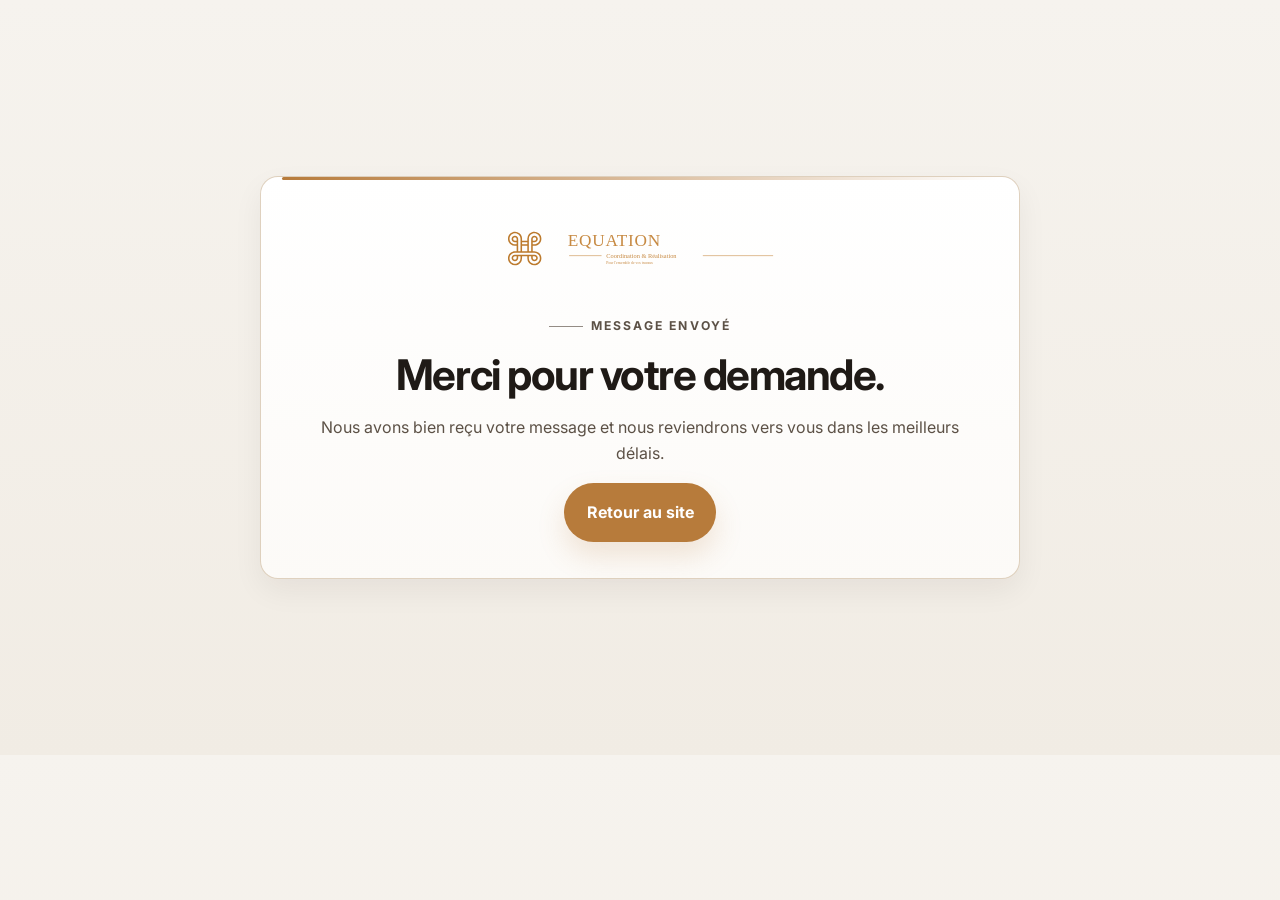
<file: merci.html>
<!DOCTYPE html>
<html lang="fr">

<head>
  <meta charset="UTF-8" />
  <meta name="viewport" content="width=device-width, initial-scale=1.0" />
  <title>Merci — EQUATION B&C</title>
  <meta name="robots" content="noindex, nofollow" />
  <link rel="icon" type="image/x-icon" href="assets/images/logo-equation.ico" />
  <link rel="icon" type="image/svg+xml" href="assets/images/logo-equation-transparent.svg" />
  <link rel="shortcut icon" href="assets/images/logo-equation.ico" />
  <link rel="preconnect" href="https://fonts.googleapis.com" />
  <link rel="preconnect" href="https://fonts.gstatic.com" crossorigin />
  <link href="https://fonts.googleapis.com/css2?family=Inter:wght@400;500;600;700;800&display=swap" rel="stylesheet" />
  <link rel="stylesheet" href="assets/css/style.css" />
</head>

<body>
  <main class="section">
    <div class="container">
      <div class="contact-card card thank-you-card">
        <img src="assets/images/logo-equation-transparent.svg" alt="Logo EQUATION B&C" class="thank-you-logo" />
        <p class="eyebrow">Message envoyé</p>
        <h1>Merci pour votre demande.</h1>
        <p>
          Nous avons bien reçu votre message et nous reviendrons vers vous dans les meilleurs délais.
        </p>
        <a href="index.html" class="btn btn-primary">Retour au site</a>
      </div>
    </div>
  </main>
</body>

</html>
</file>
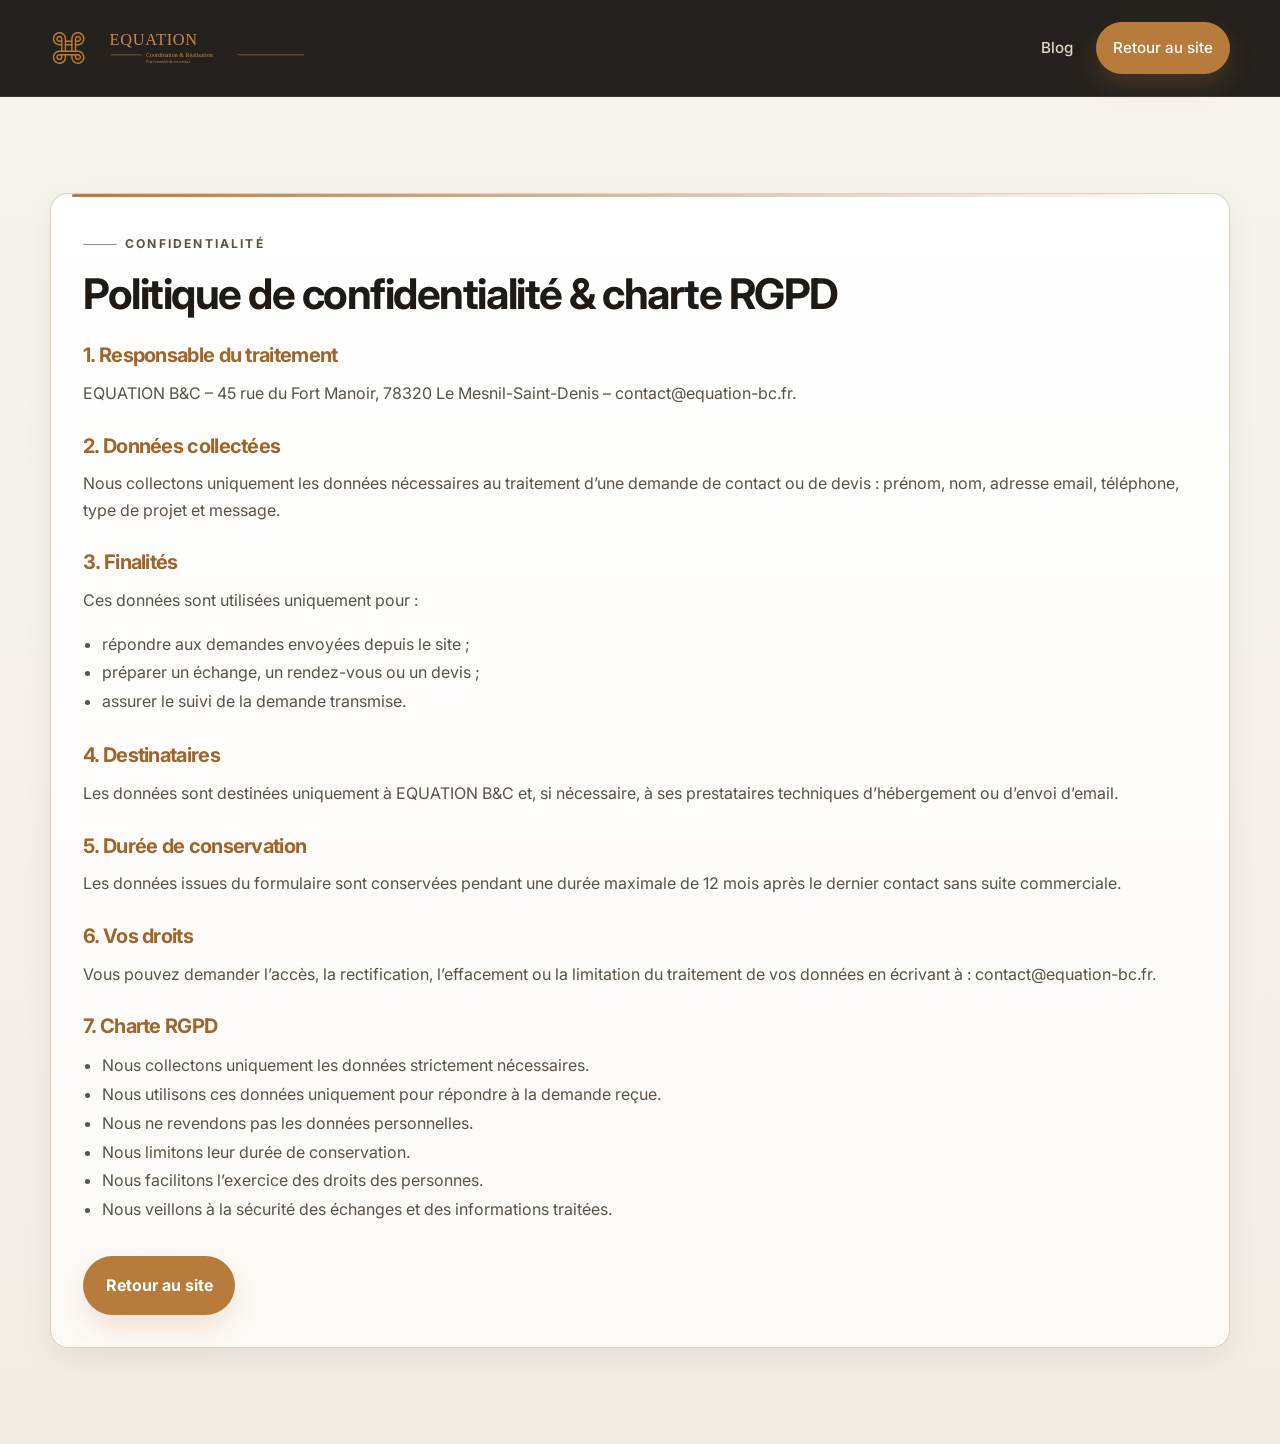
<file: politique-confidentialite.html>
<!DOCTYPE html>
<html lang="fr">

<head>
  <meta charset="UTF-8" />
  <meta name="viewport" content="width=device-width, initial-scale=1.0" />
  <title>Politique de confidentialité — EQUATION B&C</title>
  <meta name="description" content="Politique de confidentialité et charte RGPD du site EQUATION B&C." />
  <meta name="robots" content="noindex, nofollow" />
  <link rel="icon" type="image/x-icon" href="assets/images/logo-equation.ico" />
  <link rel="icon" type="image/svg+xml" href="assets/images/logo-equation-transparent.svg" />
  <link rel="shortcut icon" href="assets/images/logo-equation.ico" />
  <link rel="preconnect" href="https://fonts.googleapis.com" />
  <link rel="preconnect" href="https://fonts.gstatic.com" crossorigin />
  <link href="https://fonts.googleapis.com/css2?family=Inter:wght@400;500;600;700;800&display=swap" rel="stylesheet" />
  <link rel="stylesheet" href="assets/css/style.css" />
</head>

<body>
  <header class="site-header">
    <div class="container nav">
      <a class="brand" href="index.html#accueil" aria-label="Retour à l'accueil">
        <img src="assets/images/logo-equation-transparent.svg" alt="Logo EQUATION B&C" class="brand-logo brand-logo-wide" />
      </a>
      <nav class="menu">
        <a class="menu-btn" href="blog.html">Blog</a>
        <a class="menu-btn menu-btn-primary" href="index.html">Retour au site</a>
      </nav>
    </div>
  </header>

  <main class="section legal-page">
    <div class="container">
      <div class="contact-card card legal-card">
        <p class="eyebrow">Confidentialité</p>
        <h1>Politique de confidentialité & charte RGPD</h1>

        <h2>1. Responsable du traitement</h2>
        <p>
          EQUATION B&amp;C – 45 rue du Fort Manoir, 78320 Le Mesnil-Saint-Denis –
          <a href="mailto:contact@equation-bc.fr">contact@equation-bc.fr</a>.
        </p>

        <h2>2. Données collectées</h2>
        <p>
          Nous collectons uniquement les données nécessaires au traitement d’une demande de contact ou de devis :
          prénom, nom, adresse email, téléphone, type de projet et message.
        </p>

        <h2>3. Finalités</h2>
        <p>Ces données sont utilisées uniquement pour :</p>
        <ul>
          <li>répondre aux demandes envoyées depuis le site ;</li>
          <li>préparer un échange, un rendez-vous ou un devis ;</li>
          <li>assurer le suivi de la demande transmise.</li>
        </ul>

        <h2>4. Destinataires</h2>
        <p>
          Les données sont destinées uniquement à EQUATION B&amp;C et, si nécessaire,
          à ses prestataires techniques d’hébergement ou d’envoi d’email.
        </p>

        <h2>5. Durée de conservation</h2>
        <p>
          Les données issues du formulaire sont conservées pendant une durée maximale de 12 mois
          après le dernier contact sans suite commerciale.
        </p>

        <h2>6. Vos droits</h2>
        <p>
          Vous pouvez demander l’accès, la rectification, l’effacement ou la limitation
          du traitement de vos données en écrivant à :
          <a href="mailto:contact@equation-bc.fr">contact@equation-bc.fr</a>.
        </p>

        <h2>7. Charte RGPD</h2>
        <ul>
          <li>Nous collectons uniquement les données strictement nécessaires.</li>
          <li>Nous utilisons ces données uniquement pour répondre à la demande reçue.</li>
          <li>Nous ne revendons pas les données personnelles.</li>
          <li>Nous limitons leur durée de conservation.</li>
          <li>Nous facilitons l’exercice des droits des personnes.</li>
          <li>Nous veillons à la sécurité des échanges et des informations traitées.</li>
        </ul>

        <div class="legal-actions">
          <a href="index.html" class="btn btn-primary">Retour au site</a>
        </div>
      </div>
    </div>
  </main>
</body>

</html>
</file>
<file: assets/css/style.css>
/* =========================================
   EQUATION B&C — Refonte visuelle
   Objectif : rendu plus premium, plus sobre,
   plus crédible pour une entreprise du bâtiment.
========================================== */

* {
  box-sizing: border-box;
}

html {
  scroll-behavior: smooth;
}

:root {
  --bg: #f4f1eb;
  --bg-soft: #faf8f4;
  --bg-alt: #efe9df;
  --surface: #ffffff;
  --surface-soft: #fcfaf7;
  --text: #1f1a16;
  --text-soft: #5c5146;
  --text-muted: #7a6d60;
  --line: #e4d9ca;
  --line-strong: #d7c5ae;
  --brand: #b77b3b;
  --brand-strong: #9f652b;
  --brand-soft: #edd9c2;
  --dark: #171412;
  --dark-soft: #23201c;
  --dark-line: rgba(255, 255, 255, 0.09);
  --white: #ffffff;
  --shadow-xs: 0 4px 14px rgba(30, 23, 17, 0.04);
  --shadow-sm: 0 12px 30px rgba(30, 23, 17, 0.06);
  --shadow-md: 0 22px 48px rgba(30, 23, 17, 0.08);
  --radius-sm: 14px;
  --radius: 18px;
  --radius-lg: 24px;
  --section-space: 6rem;
  --container: 1180px;
}

body {
  margin: 0;
  font-family: Inter, system-ui, -apple-system, BlinkMacSystemFont, "Segoe UI", sans-serif;
  color: var(--text);
  background: linear-gradient(180deg, #f6f3ee 0%, #f1ece4 100%);
  line-height: 1.65;
}

body.menu-open {
  overflow: hidden;
}

img {
  display: block;
  max-width: 100%;
}

iframe {
  display: block;
}

a {
  color: inherit;
  text-decoration: none;
}

p,
ul,
ol {
  margin-top: 0;
}

.container {
  width: min(var(--container), calc(100% - 2rem));
  margin: 0 auto;
}

.section {
  position: relative;
  padding: var(--section-space) 0;
}

.section-alt {
  background-image: 
    linear-gradient(var(--line) 1px, transparent 1px),
    linear-gradient(90deg, var(--line) 1px, transparent 1px);
  background-size: 30px 30px, 30px 30px;
  background-position: center;
}

.card,
.surface-card,
.contact-card,
.faq-item {
  background: linear-gradient(180deg, rgba(255, 255, 255, 0.98), rgba(252, 250, 247, 0.98));
  border: 1px solid rgba(215, 197, 174, 0.78);
  border-radius: var(--radius);
  box-shadow: var(--shadow-sm);
}

.eyebrow {
  display: inline-flex;
  align-items: center;
  gap: 0.5rem;
  margin: 0 0 1rem;
  font-size: 0.76rem;
  font-weight: 700;
  letter-spacing: 0.18em;
  text-transform: uppercase;
  color: var(--brand-strong);
}

.eyebrow::before {
  content: "";
  width: 34px;
  height: 1px;
  background: currentColor;
  opacity: 0.65;
}

.section-head {
  max-width: 760px;
  margin-bottom: 2.5rem;
}

.section-head.center {
  margin-left: auto;
  margin-right: auto;
  text-align: center;
}

.section-head.center .eyebrow {
  justify-content: center;
}

.section-head h2,
.contact-card h2,
.blog-hero-inner h1,
.legal-card h1,
.thank-you-card h1 {
  margin: 0 0 1rem;
  font-size: clamp(2rem, 3.3vw, 3.15rem);
  line-height: 1.08;
  letter-spacing: -0.035em;
}

.section-head p,
.contact-card p,
.blog-card p,
.blog-preview-card p,
.timeline-card p,
.service-card p,
.engagement-card p,
.faq-item p,
.legal-card p,
.legal-card li,
.stats-item span,
.hero-copy p,
.hero-lead,
.contact-list,
.contact-note p,
.blog-card-body p,
.blog-hero-inner p,
.trust-box-placeholder p {
  color: var(--text-soft);
}

/* =========================================
   HEADER
========================================== */
.site-header {
  position: sticky;
  top: 0;
  z-index: 1000;
  background: rgba(23, 20, 18, 0.94);
  border-bottom: 1px solid rgba(215, 197, 174, 0.12);
  backdrop-filter: blur(12px);
}

.nav {
  min-height: 92px;
  display: flex;
  align-items: center;
  justify-content: space-between;
  gap: 1rem;
  position: relative;
  padding: 0.9rem 0;
}

.brand {
  display: inline-flex;
  align-items: center;
  flex-shrink: 0;
}

.brand-logo {
  width: clamp(160px, 18vw, 260px);
  height: auto;
}

.brand-logo-wide {
  width: clamp(220px, 20vw, 300px);
}

.menu {
  display: flex;
  align-items: center;
  justify-content: flex-end;
  gap: 0.35rem;
  flex-wrap: nowrap;
  white-space: nowrap;
  margin-left: auto;
}

.menu-btn {
  padding: 0.8rem 1rem;
  border-radius: 999px;
  font-size: 0.95rem;
  font-weight: 500;
  color: rgba(245, 235, 220, 0.9);
  background: transparent;
  border: 1px solid transparent;
  font-family: inherit;
  transition: background-color 0.22s ease, color 0.22s ease, border-color 0.22s ease, transform 0.22s ease;
}

.menu-btn:hover,
.menu-btn.is-active {
  background: rgba(255, 255, 255, 0.06);
  border-color: rgba(215, 197, 174, 0.18);
  color: var(--white);
}

.menu-btn-primary {
  background: var(--brand);
  color: var(--white);
  border-color: var(--brand);
  box-shadow: 0 12px 24px rgba(183, 123, 59, 0.22);
}

.menu-btn-primary:hover {
  background: #c48745;
  border-color: #c48745;
  color: var(--white);
  transform: translateY(-1px);
}

.social-icon-btn {
  width: 42px;
  height: 42px;
  display: inline-flex;
  align-items: center;
  justify-content: center;
  border-radius: 999px;
  border: 1px solid rgba(215, 197, 174, 0.18);
  background: rgba(255, 255, 255, 0.04);
  transition: background-color 0.22s ease, transform 0.22s ease, border-color 0.22s ease;
  flex: 0 0 auto;
}

.social-icon-btn:hover {
  transform: translateY(-1px);
  background: rgba(255, 255, 255, 0.09);
  border-color: rgba(215, 197, 174, 0.3);
}

.social-icon-btn svg {
  width: 18px;
  height: 18px;
  fill: #f1d6b1;
}

.menu-toggle {
  display: none;
  width: 50px;
  height: 50px;
  padding: 0;
  border-radius: 14px;
  border: 1px solid rgba(215, 197, 174, 0.2);
  background: rgba(255, 255, 255, 0.04);
  cursor: pointer;
}

.menu-toggle span {
  display: block;
  width: 22px;
  height: 2px;
  margin: 4px auto;
  background: #f2dfc7;
  border-radius: 999px;
}

/* =========================================
   BOUTONS
========================================== */
.btn {
  display: inline-flex;
  align-items: center;
  justify-content: center;
  gap: 0.55rem;
  min-height: 52px;
  padding: 0.95rem 1.35rem;
  border-radius: 999px;
  border: 1px solid transparent;
  font: inherit;
  font-weight: 700;
  text-align: center;
  cursor: pointer;
  transition: transform 0.22s ease, box-shadow 0.22s ease, background-color 0.22s ease, color 0.22s ease, border-color 0.22s ease;
}

.btn:hover {
  transform: translateY(-1px);
}

.btn-primary {
  background: var(--brand);
  color: var(--white);
  box-shadow: 0 14px 28px rgba(183, 123, 59, 0.18);
}

.btn-primary:hover {
  background: #c48745;
}

.btn-secondary {
  background: var(--white);
  color: var(--text);
  border-color: var(--line-strong);
}

.btn-secondary:hover {
  background: #fbf7f1;
}

.btn-linkedin {
  background: #0a66c2;
  color: var(--white);
}

.btn-linkedin:hover {
  background: #0958a7;
}

.btn-instagram {
  color: var(--white);
  background: linear-gradient(90deg, #833ab4, #e04b63, #f0a43a);
}

.btn-instagram:hover {
  filter: brightness(1.04);
}

/* =========================================
   HERO
========================================== */
.hero {
  position: relative;
  overflow: hidden;
  background: 
    linear-gradient(180deg, rgba(23, 20, 18, 0.88) 0%, rgba(23, 20, 18, 0.95) 100%),
    url('../images/hero_construction_bg.png') center/cover no-repeat;
  color: var(--white);
}

.hero::after {
  content: "";
  position: absolute;
  inset: 0 0 auto;
  height: 1px;
  background: linear-gradient(90deg, transparent, rgba(183, 123, 59, 0.25), transparent);
}

.hero-grid-pattern,
.hero-glow {
  display: none;
}

.hero-layout {
  position: relative;
  display: grid;
  grid-template-columns: minmax(0, 1.02fr) minmax(0, 0.98fr);
  gap: 3rem;
  align-items: center;
  min-height: calc(100vh - 92px);
  padding: 4.5rem 0 4rem;
}

.hero-copy {
  max-width: 650px;
}

.hero-copy h1 {
  margin: 0 0 1.35rem;
  font-size: clamp(2.8rem, 5vw, 4.95rem);
  line-height: 0.96;
  letter-spacing: -0.05em;
}

.hero-copy h1 span {
  display: block;
  color: var(--brand);
}

.hero-lead {
  font-size: 1.08rem;
  margin-bottom: 1rem;
  color: rgba(255, 255, 255, 0.9) !important;
}

.hero-copy p {
  color: rgba(255, 255, 255, 0.8) !important;
}

.pill {
  display: inline-flex;
  align-items: center;
  min-height: 42px;
  padding: 0.7rem 0.95rem;
  margin-bottom: 1.35rem;
  border: 1px solid rgba(183, 123, 59, 0.4);
  border-radius: 999px;
  background: rgba(23, 20, 18, 0.5);
  backdrop-filter: blur(5px);
  color: var(--brand);
  font-size: 0.9rem;
  font-weight: 600;
}

.hero-actions {
  display: flex;
  flex-wrap: wrap;
  gap: 0.95rem;
  margin: 2rem 0 1.75rem;
}

.hero-actions .btn-secondary {
  background: rgba(255, 255, 255, 0.05);
  color: var(--white);
  border-color: rgba(255, 255, 255, 0.2);
}
.hero-actions .btn-secondary:hover {
  background: rgba(255, 255, 255, 0.1);
}

.trust-badges {
  display: flex;
  flex-wrap: wrap;
  gap: 1rem;
  margin-top: 1rem;
  padding-top: 1.5rem;
  border-top: 1px solid rgba(215, 197, 174, 0.2);
}

.trust-badge {
  display: inline-flex;
  align-items: center;
  gap: 0.5rem;
  color: rgba(255, 255, 255, 0.9);
  font-size: 0.9rem;
  font-weight: 500;
}

.trust-badge svg {
  width: 20px;
  height: 20px;
  stroke: var(--brand);
}

.hero-visual {
  display: grid;
  gap: 1rem;
}

.visual-card {
  position: relative;
  overflow: hidden;
  min-height: 250px;
  border-radius: var(--radius-lg);
  border: 1px solid rgba(215, 197, 174, 0.55);
  box-shadow: var(--shadow-md);
  background: #ddd;
}

.visual-card::after {
  content: "";
  position: absolute;
  inset: 0;
  background: linear-gradient(180deg, rgba(14, 12, 10, 0) 38%, rgba(14, 12, 10, 0.72) 100%);
}

.visual-card img {
  width: 100%;
  height: 100%;
  object-fit: cover;
}

.visual-card-main {
  min-height: 430px;
}

.visual-stack {
  display: grid;
  grid-template-columns: repeat(2, minmax(0, 1fr));
  gap: 1rem;
}

.visual-overlay {
  position: absolute;
  left: 1rem;
  right: 1rem;
  bottom: 1rem;
  z-index: 1;
  padding: 1rem 1.05rem;
  border-radius: 16px;
  background: rgba(255, 255, 255, 0.08);
  backdrop-filter: blur(8px);
  color: var(--white);
}

.visual-overlay span {
  display: inline-block;
  font-size: 0.78rem;
  font-weight: 700;
  letter-spacing: 0.14em;
  text-transform: uppercase;
  opacity: 0.85;
}

.visual-overlay h3 {
  margin: 0.45rem 0 0;
  font-size: 1.08rem;
  line-height: 1.25;
}

/* =========================================
   CHIFFRES / BLOCS
========================================== */
.stats-strip {
  background: linear-gradient(180deg, #1b1714 0%, #241f1b 100%);
  color: #f4e3cf;
  border-top: 1px solid rgba(255, 255, 255, 0.04);
  border-bottom: 1px solid rgba(255, 255, 255, 0.04);
}

.stats-strip-grid {
  display: grid;
  grid-template-columns: repeat(4, minmax(0, 1fr));
  gap: 1rem;
  padding: 1.35rem 0;
}

.stats-item {
  padding: 1.15rem 1.2rem;
  border-radius: 16px;
  background: rgba(255, 255, 255, 0.03);
  border: 1px solid rgba(255, 255, 255, 0.07);
}

.stats-item strong {
  display: block;
  margin-bottom: 0.25rem;
  font-size: 1.08rem;
  color: var(--white);
}

.stats-item span {
  color: rgba(244, 227, 207, 0.76);
}

.split-section {
  display: grid;
  grid-template-columns: minmax(0, 0.88fr) minmax(0, 1.12fr);
  gap: 2rem;
  align-items: start;
}

.surface-card {
  padding: 2.1rem;
}

.service-grid,
.timeline-grid,
.engagement-grid,
.blog-preview-grid,
.blog-grid,
.faq-list {
  display: grid;
  gap: 1.2rem;
}

.service-grid,
.timeline-grid,
.blog-preview-grid,
.blog-grid {
  grid-template-columns: repeat(2, minmax(0, 1fr));
}

.engagement-grid {
  grid-template-columns: repeat(3, minmax(0, 1fr));
}

.service-card,
.timeline-card,
.engagement-card,
.blog-preview-card,
.blog-card {
  position: relative;
  padding: 1.7rem;
  transition: transform 0.22s ease, box-shadow 0.22s ease, border-color 0.22s ease;
}

.service-card::before,
.timeline-card::before,
.engagement-card::before,
.blog-card::before,
.blog-preview-card::before,
.contact-card::before,
.contact-form::before,
.map-card::before,
.legal-card::before,
.thank-you-card::before {
  content: "";
  position: absolute;
  left: 1.3rem;
  right: 1.3rem;
  top: 0;
  height: 3px;
  border-radius: 999px;
  background: linear-gradient(90deg, var(--brand), rgba(183, 123, 59, 0));
}

.service-card:hover,
.timeline-card:hover,
.engagement-card:hover,
.blog-preview-card:hover,
.blog-card:hover {
  transform: translateY(-3px);
  box-shadow: 0 20px 40px rgba(30, 23, 17, 0.09);
  border-color: rgba(183, 123, 59, 0.35);
}

.service-card h3,
.engagement-card h3,
.blog-preview-card h3,
.blog-card h2,
.visual-overlay h3,
.contact-note strong,
.legal-card h2,
.trust-box-placeholder .tp-title {
  color: #9f652b;
}

.service-icon,
.engagement-icon {
  font-size: 2rem;
  margin-bottom: 0.75rem;
  display: block;
  line-height: 1;
}

.service-card h3,
.engagement-card h3,
.blog-preview-card h3,
.blog-card h2,
.legal-card h2 {
  margin: 0 0 0.8rem;
  font-size: 1.25rem;
  line-height: 1.2;
}

.timeline-card span {
  display: inline-flex;
  align-items: center;
  justify-content: center;
  min-width: 52px;
  height: 52px;
  padding: 0 1rem;
  margin-bottom: 1rem;
  border-radius: 999px;
  background: #f8f0e6;
  border: 1px solid rgba(183, 123, 59, 0.18);
  color: var(--brand-strong);
  font-size: 0.88rem;
  font-weight: 800;
  letter-spacing: 0.04em;
}

.blog-preview-card {
  display: grid;
  grid-template-columns: 190px 1fr;
  align-items: center;
  gap: 1rem;
}

.blog-preview-card img {
  width: 100%;
  height: 160px;
  border-radius: 14px;
  object-fit: cover;
}

.center-cta {
  margin-top: 2rem;
  text-align: center;
}

/* =========================================
   FILTRES BLOG
========================================== */
.blog-filters {
  display: flex;
  flex-wrap: wrap;
  justify-content: center;
  gap: 0.8rem;
  margin-bottom: 3rem;
}

.filter-btn {
  padding: 0.6rem 1.35rem;
  border-radius: 999px;
  background: var(--surface);
  border: 1px solid #d7c5ae !important;
  color: #1f1a16 !important;
  font-family: inherit;
  font-weight: 600;
  font-size: 0.95rem;
  cursor: pointer;
  transition: all 0.22s ease;
}

.filter-btn:hover {
  border-color: var(--brand);
  color: var(--brand);
  transform: translateY(-1px);
}

.filter-btn.active {
  background: var(--brand);
  color: var(--white);
  border-color: var(--brand);
  box-shadow: 0 4px 14px rgba(183, 123, 59, 0.22);
}

.social-review-box {
  display: grid;
  grid-template-columns: minmax(0, 1fr) minmax(300px, 0.9fr);
  gap: 1.5rem;
  align-items: start;
  padding: 2rem;
}

.social-review-box>.btn {
  align-self: flex-start;
}

.social-actions {
  display: flex;
  flex-wrap: wrap;
  gap: 0.9rem;
  margin-top: 1.3rem;
}

.trust-box-placeholder {
  min-height: 100%;
  padding: 1.6rem;
  border-radius: var(--radius);
  border: 1px dashed rgba(183, 123, 59, 0.36);
  background: #fdf9f3;
}

.tp-title {
  margin: 0 0 0.75rem;
  font-weight: 800;
  font-size: 1.1rem;
  color: var(--brand-strong);
}

/* =========================================
   FAQ
========================================== */
.faq-item {
  padding: 1.25rem 1.35rem;
}

.faq-item summary {
  list-style: none;
  cursor: pointer;
  position: relative;
  padding-right: 2rem;
  font-weight: 700;
  color: var(--text);
}

.faq-item summary::-webkit-details-marker {
  display: none;
}

.faq-item summary::after {
  content: "+";
  position: absolute;
  right: 0;
  top: 0;
  color: var(--brand-strong);
  font-size: 1.15rem;
  line-height: 1;
}

.faq-item[open] summary::after {
  content: "–";
}

.faq-item p {
  margin: 0.95rem 0 0;
}

/* =========================================
   CONTACT
========================================== */
.contact-grid {
  display: grid;
  grid-template-columns: minmax(0, 0.92fr) minmax(0, 1.08fr);
  gap: 1.3rem;
}

.contact-card,
.contact-form {
  position: relative;
  padding: 2rem;
}

.contact-list {
  list-style: none;
  padding: 0;
  margin: 1.3rem 0 0;
  display: grid;
  gap: 0.8rem;
}

.contact-list li {
  padding-bottom: 0.75rem;
  border-bottom: 1px solid rgba(228, 217, 202, 0.7);
}

.contact-list li:last-child {
  border-bottom: 0;
  padding-bottom: 0;
}

.contact-list a {
  color: var(--brand-strong);
  font-weight: 700;
}

.contact-note {
  margin-top: 1.5rem;
  padding: 1rem 1.1rem;
  border-radius: 14px;
  border: 1px solid rgba(183, 123, 59, 0.12);
  background: #faf5ed;
}

.contact-note strong {
  display: block;
  margin-bottom: 0.35rem;
}

.contact-form {
  display: grid;
  grid-template-columns: repeat(2, minmax(0, 1fr));
  gap: 1rem;
}

.contact-form, .contact-info-map-card {
  background: linear-gradient(180deg, rgba(23, 20, 18, 0.6), rgba(18, 15, 13, 0.9));
  border: 1px solid rgba(215, 197, 174, 0.15);
  border-radius: var(--radius);
  box-shadow: 0 15px 35px rgba(0, 0, 0, 0.4);
  padding: 2rem;
}

.contact-form h3 {
  grid-column: 1 / -1;
  color: var(--white);
  margin-top: 0;
  margin-bottom: 1rem;
}

.contact-form label {
  display: block;
}

.contact-form .full {
  grid-column: 1 / -1;
}

.contact-form span {
  display: block;
  margin-bottom: 0.5rem;
  color: #473c33;
  font-size: 0.92rem;
  font-weight: 600;
}

.contact-form input,
.contact-form textarea,
.contact-form select {
  width: 100%;
  padding: 1rem 1rem;
  border-radius: 14px;
  border: 1px solid #dfd1c0;
  background: #fffdfa;
  color: var(--text);
  font: inherit;
  outline: none;
  transition: border-color 0.2s ease, box-shadow 0.2s ease, background-color 0.2s ease;
}

.contact-form input::placeholder,
.contact-form textarea::placeholder {
  color: #93867a;
}

.contact-form input:focus,
.contact-form textarea:focus,
.contact-form select:focus {
  border-color: rgba(183, 123, 59, 0.7);
  box-shadow: 0 0 0 4px rgba(183, 123, 59, 0.10);
}

.checkbox {
  display: flex !important;
  align-items: flex-start;
  gap: 0.75rem;
}

.checkbox input {
  width: auto;
  margin-top: 0.25rem;
}

.checkbox span {
  margin: 0;
  font-weight: 400;
  line-height: 1.6;
}

.checkbox a {
  color: var(--brand-strong);
  text-decoration: underline;
}

.hidden {
  display: none;
}

/* =========================================
   MAP
========================================== */
.map-card {
  position: relative;
  overflow: hidden;
}

.map-head {
  padding: 2rem 2rem 1.4rem;
  border-bottom: 1px solid rgba(228, 217, 202, 0.72);
}

.map-head h2 {
  margin: 0;
  font-size: clamp(1.6rem, 3vw, 2.4rem);
  line-height: 1.15;
}

.map-frame {
  width: 100%;
  height: 430px;
}

.map-frame iframe {
  width: 100%;
  height: 100%;
  border: 0;
}

/* =========================================
   BLOG
========================================== */
.blog-hero {
  padding: 5rem 0 2.5rem;
  background: linear-gradient(180deg, #1b1714 0%, #2a241f 100%);
}

.blog-hero-inner {
  max-width: 760px;
}

.blog-hero .eyebrow,
.blog-hero-inner h1,
.blog-hero-inner p {
  color: #f4e3cf;
}

/* =========================================
   BLOG FILTERS
========================================== */
.blog-filters {
  display: flex;
  flex-wrap: wrap;
  gap: 10px;
  justify-content: center;
  margin-bottom: 30px;
}

.filter-btn {
  background: var(--surface);
  border: 1px solid rgba(215, 197, 174, 0.2);
  color: var(--white);
  padding: 8px 16px;
  border-radius: 30px;
  font-family: inherit;
  font-size: 0.9rem;
  font-weight: 500;
  cursor: pointer;
  transition: all 0.3s ease;
}

.filter-btn:hover {
  background: rgba(215, 197, 174, 0.1);
}

.filter-btn.active {
  background: var(--brand);
  border-color: var(--brand);
  color: var(--white);
  box-shadow: 0 4px 10px rgba(0, 0, 0, 0.2);
}

.blog-grid {
  align-items: stretch;
}

.blog-card {
  overflow: hidden;
  padding: 0;
}

.blog-card img {
  width: 100%;
  height: 320px;
  object-fit: contain;
  background-color: var(--dark-soft);
}

.blog-card-body {
  padding: 1.55rem;
}

.blog-tag {
  margin: 0 0 0.8rem;
  font-size: 0.76rem;
  font-weight: 800;
  letter-spacing: 0.18em;
  text-transform: uppercase;
  color: var(--brand-strong);
}

.blog-card-placeholder {
  display: flex;
  align-items: center;
}

/* =========================================
   LEGAL / MERCI
========================================== */
.legal-page {
  min-height: calc(100vh - 92px);
}

.legal-card {
  position: relative;
  padding: 2rem;
}

.legal-card ul {
  padding-left: 1.2rem;
  line-height: 1.8;
  color: var(--text-soft);
}

.legal-card h2 {
  margin-top: 1.7rem;
  font-size: 1.25rem;
}

.legal-actions {
  margin-top: 2rem;
}

.thank-you-card {
  position: relative;
  max-width: 760px;
  margin: 80px auto;
  padding: 2.25rem;
  text-align: center;
}

.thank-you-logo {
  width: min(270px, 72%);
  margin: 0 auto 1.5rem;
}

/* =========================================
   BOUTON FLOTTANT
========================================== */
.floating-contact {
  position: fixed;
  right: 18px;
  bottom: 18px;
  z-index: 1200;
  display: inline-flex;
  align-items: center;
  justify-content: center;
  gap: 0.65rem;
  min-height: 58px;
  padding: 1rem 1.35rem;
  border-radius: 999px;
  background: var(--dark);
  color: var(--white);
  font-size: 0.96rem;
  font-weight: 700;
  letter-spacing: 0.01em;
  border: 1px solid rgba(255, 255, 255, 0.08);
  box-shadow: 0 18px 34px rgba(18, 15, 13, 0.22);
  transition: transform 0.22s ease, background-color 0.22s ease, box-shadow 0.22s ease;
}

.floating-contact svg {
  stroke: var(--brand);
  fill: none;
  transition: transform 0.22s ease;
}

.floating-contact:hover svg {
  transform: rotate(15deg) scale(1.1);
}

.floating-contact:hover {
  transform: translateY(-2px);
  background: #211c18;
  box-shadow: 0 22px 36px rgba(18, 15, 13, 0.26);
}

.floating-contact.clicked {
  transform: scale(0.98);
}

@keyframes floatingSoftPulse {

  0%,
  100% {
    box-shadow: 0 18px 34px rgba(18, 15, 13, 0.22);
  }

  50% {
    box-shadow: 0 22px 40px rgba(18, 15, 13, 0.28);
  }
}

.floating-contact {
  animation: floatingSoftPulse 3.2s ease-in-out infinite;
}

/* =========================================
   FOOTER
========================================== */
.site-footer {
  background: linear-gradient(180deg, #171412 0%, #211c18 100%);
}

.footer-content {
  display: flex;
  align-items: center;
  justify-content: space-between;
  gap: 1rem;
  padding: 1.6rem 0;
  color: rgba(244, 227, 207, 0.88);
}

.footer-brand {
  display: flex;
  align-items: center;
  gap: 0.95rem;
}

.footer-logo {
  width: 50px;
  height: auto;
}

.footer-logo-wide {
  width: clamp(180px, 18vw, 250px);
}

.footer-links {
  display: flex;
  flex-wrap: wrap;
  justify-content: flex-end;
  gap: 1rem;
}

.footer-links a {
  font-size: 0.9rem;
  transition: color 0.2s ease;
}

.footer-links a:hover {
  color: #f2c890;
}

/* =========================================
   PHONE LINK
========================================== */
.contact-list a {
  color: var(--brand-strong);
  font-weight: 700;
  transition: opacity 0.2s ease;
}

.contact-list a:hover {
  opacity: 0.8;
}

/* =========================================
   ERROR / EMPTY STATE
========================================== */
.projects-error,
.projects-empty {
  grid-column: 1 / -1;
  padding: 2.5rem;
  text-align: center;
  border-radius: var(--radius);
  background: rgba(255, 255, 255, 0.6);
  border: 1px dashed rgba(215, 197, 174, 0.8);
  color: var(--text-muted);
  font-size: 0.97rem;
}

/* =========================================
   STATS INLINE (A PROPOS)
========================================== */
.stats-inline {
  display: flex;
  flex-wrap: wrap;
  gap: 2rem;
  margin-top: 2rem;
  padding-top: 2rem;
  border-top: 1px solid var(--line);
}

.stat-mini {
  display: flex;
  flex-direction: column;
}

.stat-mini strong {
  font-size: 1.4rem;
  color: var(--brand-strong);
  line-height: 1.2;
}

.stat-mini span {
  font-size: 0.85rem;
  color: var(--text-muted);
}

/* =========================================
   PLAN DE MAISON INTERACTIF
========================================== */
.split-container {
  display: grid;
  grid-template-columns: 1fr 1fr;
  gap: 3rem;
  align-items: center;
  margin: 3rem auto;
  max-width: 1200px;
}

.interactive-image-wrapper {
  position: relative;
  width: 100%;
  max-width: 550px;
  margin: 0 auto;
  border-radius: 20px;
  box-shadow: 0 20px 40px rgba(0, 0, 0, 0.15);
  background: var(--surface);
  display: flex;
  align-items: center;
  justify-content: center;
}

.interactive-house-img {
  display: block;
  width: 100%;
  height: auto;
  border-radius: 20px;
}

.hotspot {
  position: absolute;
  width: 40px;
  height: 40px;
  transform: translate(-50%, -50%);
  cursor: pointer;
  z-index: 5;
  display: flex;
  align-items: center;
  justify-content: center;
}

.hotspot-dot {
  width: 16px;
  height: 16px;
  background-color: var(--brand-strong);
  border-radius: 50%;
  box-shadow: 0 0 0 0 rgba(183, 123, 59, 0.7);
  animation: pulseHotspot 2s infinite cubic-bezier(0.66, 0, 0, 1);
  transition: transform 0.3s ease, background-color 0.3s ease;
}

.hotspot:hover .hotspot-dot,
.hotspot.is-active .hotspot-dot {
  transform: scale(1.3);
  background-color: var(--white);
  box-shadow: 0 0 15px var(--brand-strong);
}

@keyframes pulseHotspot {
  to {
    box-shadow: 0 0 0 20px rgba(183, 123, 59, 0);
  }
}

.house-details-panel {
  background: linear-gradient(145deg, var(--dark) 0%, #2a241e 100%);
  border: 1px solid rgba(215, 197, 174, 0.2);
  border-radius: 20px;
  padding: 3rem;
  min-height: 250px;
  display: flex;
  flex-direction: column;
  justify-content: center;
  box-shadow: 0 20px 50px rgba(23, 20, 18, 0.18);
  color: var(--white);
}

.house-details-content {
  animation: fadeIn 0.3s ease forwards;
}

.house-details-content h3 {
  color: var(--brand);
  margin-bottom: 1rem;
  font-size: 1.8rem;
}

.house-details-content p {
  margin: 0;
  font-size: 1.1rem;
  line-height: 1.6;
  color: rgba(255, 255, 255, 0.85);
}

@keyframes fadeIn {
  from { opacity: 0; transform: translateY(5px); }
  to { opacity: 1; transform: translateY(0); }
}

/* =========================================
   ANIMATIONS D'APPARITION
========================================== */
.reveal {
  opacity: 0;
  transform: translateY(18px);
  transition: opacity 0.6s ease, transform 0.6s ease;
}

.reveal.visible {
  opacity: 1;
  transform: none;
}

/* =========================================
   RESPONSIVE
========================================== */
@media (max-width: 1180px) {
  .menu-btn {
    padding: 0.75rem 0.85rem;
    font-size: 0.92rem;
  }
}

@media (max-width: 980px) {
  :root {
    --section-space: 4.8rem;
  }

  .menu-toggle {
    display: inline-block;
  }

  .menu {
    position: absolute;
    top: calc(100% + 10px);
    right: 0;
    width: min(380px, 100%);
    display: none;
    flex-direction: column;
    align-items: stretch;
    padding: 1rem;
    border-radius: 18px;
    background: rgba(23, 20, 18, 0.98);
    border: 1px solid rgba(215, 197, 174, 0.14);
    box-shadow: 0 24px 48px rgba(0, 0, 0, 0.22);
    white-space: normal;
  }

  .menu.open {
    display: flex;
  }

  .menu-btn,
  .social-icon-btn {
    width: 100%;
    justify-content: center;
  }

  .hero-layout,
  .split-section,
  .contact-grid,
  .service-grid,
  .timeline-grid,
  .engagement-grid,
  .blog-preview-grid,
  .blog-grid,
  .stats-strip-grid,
  .social-review-box,
  .split-container {
    grid-template-columns: 1fr;
  }

  .hero-layout {
    min-height: auto;
    padding: 3.5rem 0;
  }

  .visual-stack,
  .contact-form {
    grid-template-columns: 1fr;
  }

  .brand-logo-wide,
  .footer-logo-wide {
    width: clamp(170px, 42vw, 240px);
  }

  .footer-content,
  .footer-brand {
    flex-direction: column;
    align-items: flex-start;
  }

  .footer-links {
    justify-content: flex-start;
  }
}

@media (max-width: 640px) {
  :root {
    --section-space: 4.2rem;
  }

  .container {
    width: min(100% - 1.25rem, 100%);
  }

  .nav {
    min-height: 82px;
  }

  .brand-logo-wide {
    width: clamp(150px, 48vw, 210px);
  }

  .hero-copy h1 {
    font-size: clamp(2.2rem, 10vw, 3.35rem);
  }

  .section-head h2,
  .contact-card h2,
  .blog-hero-inner h1,
  .legal-card h1,
  .thank-you-card h1 {
    font-size: clamp(1.8rem, 8vw, 2.5rem);
  }

  .surface-card,
  .contact-card,
  .contact-form,
  .social-review-box,
  .legal-card,
  .thank-you-card,
  .map-head {
    padding-left: 1.35rem;
    padding-right: 1.35rem;
  }

  .blog-card img {
    height: 240px;
  }

  .blog-preview-card {
    grid-template-columns: 1fr;
  }

  .blog-preview-card img {
    height: 210px;
  }

  .floating-contact {
    right: 12px;
    bottom: 12px;
    min-height: 54px;
    padding: 0.95rem 1.1rem;
    font-size: 0.92rem;
  }
}

/* =========================================
   BEFORE / AFTER SLIDER
========================================== */
.before-after-wrapper {
  position: relative;
  width: 100%;
  aspect-ratio: 16/9;
  overflow: hidden;
  border-radius: var(--radius) var(--radius) 0 0;
  background: var(--dark-soft);
}

.before-after-container {
  position: absolute;
  top: 0;
  left: 0;
  width: 100%;
  height: 100%;
}

.before-after-container img {
  position: absolute;
  top: 0;
  left: 0;
  width: 100%;
  height: 100%;
  object-fit: contain;
  border-radius: 0;
}

.img-before-wrapper {
  position: absolute;
  top: 0;
  left: 0;
  width: 100%;
  height: 100%;
  z-index: 2;
}

.img-before {
  z-index: 2;
  clip-path: polygon(0 0, var(--slider-pos, 50%) 0, var(--slider-pos, 50%) 100%, 0 100%);
}

.slider-handle {
  position: absolute;
  top: 0;
  bottom: 0;
  left: var(--slider-pos, 50%);
  width: 4px;
  background: var(--white);
  z-index: 3;
  transform: translateX(-50%);
  pointer-events: none;
  box-shadow: 0 0 10px rgba(0,0,0,0.5);
}

.slider-handle-circle {
  position: absolute;
  top: 50%;
  left: 50%;
  transform: translate(-50%, -50%);
  width: 40px;
  height: 40px;
  background: var(--brand);
  border: 3px solid var(--white);
  border-radius: 50%;
  display: flex;
  align-items: center;
  justify-content: center;
  color: var(--white);
  box-shadow: 0 2px 10px rgba(0,0,0,0.3);
}

.slider-range {
  position: absolute;
  top: 0;
  left: 0;
  width: 100%;
  height: 100%;
  opacity: 0;
  z-index: 4;
  cursor: ew-resize;
  margin: 0;
}

.before-after-labels {
  position: absolute;
  bottom: 10px;
  left: 10px;
  right: 10px;
  display: flex;
  justify-content: space-between;
  z-index: 3;
  pointer-events: none;
}

.before-after-labels span {
  background: rgba(23, 20, 18, 0.7);
  color: var(--white);
  padding: 4px 10px;
  border-radius: 4px;
  font-size: 0.8rem;
  font-weight: 600;
  backdrop-filter: blur(4px);
}

/* =========================================
   AVIS TRUSTPILOT
========================================== */
.trustpilot-section {
  background: var(--white);
  padding: 4rem 0;
  text-align: center;
}

.trustpilot-placeholder {
  max-width: 800px;
  margin: 0 auto;
  padding: 2rem;
  border: 2px dashed rgba(215, 197, 174, 0.8);
  border-radius: 12px;
  background: var(--surface);
  color: var(--text-soft);
}

.trustpilot-placeholder svg {
  width: 48px;
  height: 48px;
  stroke: var(--brand);
  margin-bottom: 1rem;
}

/* ==========================================================================
   REFONTE VISUELLE PREMIUM — NOUVEAUX STYLES & OVERRIDES (MOCKUP ACCORD)
   ========================================================================== */

/* Variables / Couleurs du thème */
:root {
  --theme-dark-bg: #111315;
  --theme-dark-card-bg: #17191d;
  --theme-light-beige: #f5f2eb;
  --theme-gold: #b77b3b;
  --theme-gold-hover: #c48745;
  --theme-gold-light: rgba(183, 123, 59, 0.15);
  --theme-border-dark: rgba(255, 255, 255, 0.08);
  --theme-border-light: rgba(23, 20, 18, 0.08);
}

/* Header Adjustments */
.menu-btn-login {
  color: rgba(245, 235, 220, 0.8) !important;
  font-weight: 500;
  margin-right: 0.5rem;
}

.menu-btn-login:hover {
  color: var(--white) !important;
  background: rgba(255, 255, 255, 0.05);
}

/* Hero modifications */
.hero {
  background: var(--theme-dark-bg);
}

.hero-grid-pattern {
  position: absolute;
  top: 0;
  left: 0;
  width: 100%;
  height: 100%;
  background-image: 
    linear-gradient(rgba(255, 255, 255, 0.02) 1px, transparent 1px),
    linear-gradient(90deg, rgba(255, 255, 255, 0.02) 1px, transparent 1px);
  background-size: 35px 35px;
  pointer-events: none;
  z-index: 1;
}

.hero-visual .visual-card img {
  border-radius: 20px;
  border: 1px solid var(--theme-border-dark);
}

/* Section À Propos - Split Layout */
.split-section-new {
  display: grid;
  grid-template-columns: 1.2fr 1fr;
  gap: 4rem;
  align-items: center;
}

.about-left h2 {
  font-size: clamp(2rem, 3.5vw, 3rem);
  line-height: 1.15;
  margin-bottom: 2rem;
}

.about-text-content p {
  font-size: 1.1rem;
  line-height: 1.7;
  color: var(--text-soft);
  margin-bottom: 1.5rem;
}

.stats-grid-new {
  display: grid;
  grid-template-columns: 1fr 1fr;
  gap: 1.5rem;
}

.stat-card-new {
  background: var(--white);
  border: 1px solid var(--theme-border-light);
  border-radius: 18px;
  padding: 1.8rem 1.5rem;
  display: flex;
  flex-direction: column;
  gap: 1.2rem;
  box-shadow: 0 10px 30px rgba(30, 23, 17, 0.03);
  transition: transform 0.3s ease, box-shadow 0.3s ease;
}

.stat-card-new:hover {
  transform: translateY(-3px);
  box-shadow: 0 15px 40px rgba(30, 23, 17, 0.06);
}

.stat-icon-wrapper {
  width: 44px;
  height: 44px;
  border-radius: 12px;
  background: var(--theme-light-beige);
  color: var(--theme-gold);
  display: flex;
  align-items: center;
  justify-content: center;
}

.stat-icon-wrapper svg {
  width: 22px;
  height: 22px;
}

.stat-info {
  display: flex;
  flex-direction: column;
}

.stat-info strong {
  font-size: 1.75rem;
  font-weight: 800;
  color: var(--text);
  line-height: 1.2;
}

.stat-info span {
  font-size: 0.85rem;
  font-weight: 600;
  text-transform: uppercase;
  letter-spacing: 0.05em;
  color: var(--text-muted);
}

/* Plan de maison interactif */
.interactive-image-wrapper {
  background: transparent;
  box-shadow: none;
}

.interactive-house-img {
  filter: drop-shadow(0 20px 40px rgba(30, 23, 17, 0.12));
}

.hotspot-dot {
  background-color: var(--theme-gold);
  box-shadow: 0 0 0 0 rgba(183, 123, 59, 0.6);
}

@keyframes pulseHotspot {
  0% {
    box-shadow: 0 0 0 0 rgba(183, 123, 59, 0.7);
  }
  70% {
    box-shadow: 0 0 0 15px rgba(183, 123, 59, 0);
  }
  100% {
    box-shadow: 0 0 0 0 rgba(183, 123, 59, 0);
  }
}

.hotspot-dot {
  animation: pulseHotspot 2.5s infinite;
}

/* Méthode cards */
.timeline-grid {
  display: grid;
  grid-template-columns: repeat(4, 1fr);
  gap: 1.5rem;
}

.timeline-card {
  position: relative;
  background: var(--white);
  border: 1px solid var(--theme-border-light);
  border-radius: 20px;
  padding: 2.2rem 1.8rem;
  display: flex;
  flex-direction: column;
  gap: 1.2rem;
  box-shadow: 0 10px 30px rgba(30, 23, 17, 0.02);
  transition: transform 0.3s ease, box-shadow 0.3s ease;
}

.timeline-card:hover {
  transform: translateY(-4px);
  box-shadow: 0 18px 40px rgba(30, 23, 17, 0.05);
}

.methode-icon-wrapper {
  width: 48px;
  height: 48px;
  border-radius: 14px;
  background: #f7f5ef;
  color: var(--theme-gold);
  display: flex;
  align-items: center;
  justify-content: center;
}

.methode-icon {
  width: 22px;
  height: 22px;
}

.timeline-card span {
  font-size: 0.95rem;
  font-weight: 800;
  letter-spacing: 0.12em;
  color: var(--text);
  text-transform: uppercase;
}

.timeline-card p {
  font-size: 0.95rem;
  line-height: 1.6;
  color: var(--text-soft);
  margin: 0;
}

/* Contact & Localisation Sombre (Pied de page) */
.section-dark-footer {
  background: var(--theme-dark-bg);
  color: var(--white);
  padding: 6rem 0;
  border-top: 1px solid var(--theme-border-dark);
}

.section-dark-footer .contact-grid {
  display: grid;
  grid-template-columns: 1fr 1.2fr;
  gap: 3rem;
  align-items: stretch;
}

.section-dark-footer .card {
  background: var(--theme-dark-card-bg);
  border: 1px solid var(--theme-border-dark);
  box-shadow: 0 20px 40px rgba(0,0,0,0.15);
}

.contact-form h3 {
  font-size: 1.4rem;
  font-weight: 800;
  letter-spacing: 0.05em;
  color: var(--white);
  margin: 0 0 2rem 0;
}

.form-row-half {
  display: grid;
  grid-template-columns: 1fr 1fr;
  gap: 1rem;
}

.section-dark-footer label span {
  color: rgba(255,255,255,0.7);
  font-size: 0.85rem;
  font-weight: 600;
  letter-spacing: 0.02em;
}

.section-dark-footer input,
.section-dark-footer select,
.section-dark-footer textarea {
  background: rgba(255, 255, 255, 0.04);
  border: 1px solid rgba(255, 255, 255, 0.1);
  color: var(--white);
  border-radius: 8px;
  padding: 0.9rem;
  font-family: inherit;
  transition: border-color 0.25s ease, background-color 0.25s ease;
}

.section-dark-footer input:focus,
.section-dark-footer select:focus,
.section-dark-footer textarea:focus {
  border-color: var(--theme-gold);
  outline: none;
  background: rgba(255, 255, 255, 0.07);
}

.section-dark-footer select option {
  background-color: var(--dark-soft);
  color: var(--white);
}

.section-dark-footer .checkbox span {
  color: rgba(255, 255, 255, 0.6);
  font-size: 0.85rem;
}

.section-dark-footer .checkbox a {
  color: var(--theme-gold);
}

.btn-full {
  width: 100%;
  justify-content: center;
  padding: 1.1rem;
  font-weight: 700;
}

/* Info & Carte à droite */
.contact-info-map-card {
  display: grid;
  grid-template-columns: 1.1fr 1.3fr;
  overflow: hidden;
  border-radius: 20px;
}

.info-side {
  padding: 3rem 2.2rem;
  display: flex;
  flex-direction: column;
  justify-content: center;
}

.info-side h3 {
  font-size: 1.6rem;
  font-weight: 800;
  letter-spacing: 0.02em;
  color: var(--white);
  margin: 0 0 2rem 0;
}

.contact-list-new {
  list-style: none;
  padding: 0;
  margin: 0;
  display: flex;
  flex-direction: column;
  gap: 1.6rem;
}

.contact-list-new li {
  display: flex;
  flex-direction: column;
  gap: 0.35rem;
}

.contact-list-new strong {
  font-size: 0.78rem;
  font-weight: 700;
  text-transform: uppercase;
  letter-spacing: 0.1em;
  color: var(--theme-gold);
}

.contact-list-new span,
.contact-list-new a {
  font-size: 1rem;
  color: rgba(255, 255, 255, 0.85);
  line-height: 1.5;
}

.contact-list-new a:hover {
  color: var(--theme-gold);
}

.map-side {
  position: relative;
  width: 100%;
  height: 100%;
  min-height: 350px;
}

.map-side iframe {
  position: absolute;
  top: 0;
  left: 0;
  width: 100%;
  height: 100%;
  border: none;
}

/* Responsive Overrides */
@media (max-width: 980px) {
  .split-section-new {
    grid-template-columns: 1fr;
    gap: 3rem;
  }

  .timeline-grid {
    grid-template-columns: 1fr 1fr;
  }

  .section-dark-footer .contact-grid {
    grid-template-columns: 1fr;
  }

  .contact-info-map-card {
    grid-template-columns: 1fr;
  }

  .map-side {
    height: 320px;
    min-height: auto;
  }
}

@media (max-width: 640px) {
  .stats-grid-new {
    grid-template-columns: 1fr;
  }

  .timeline-grid {
    grid-template-columns: 1fr;
  }

  .form-row-half {
    grid-template-columns: 1fr;
  }

  .info-side {
    padding: 2.2rem 1.5rem;
  }
}

/* ==========================================================================
   GALERIE PHOTO EN DÉCALÉ & ANIMATIONS D'IMAGES PREMIUM
   ========================================================================== */

/* Animations sur les images du Hero */
.hero-visual .visual-card {
  transition: transform 0.6s cubic-bezier(0.16, 1, 0.3, 1), box-shadow 0.6s ease;
}

.hero-visual .visual-card img {
  transition: transform 0.8s cubic-bezier(0.16, 1, 0.3, 1);
}

.hero-visual .visual-card:hover {
  transform: translateY(-6px) scale(1.02);
  box-shadow: 0 25px 45px rgba(183, 123, 59, 0.18);
  z-index: 5;
}

.hero-visual .visual-card:hover img {
  transform: scale(1.05);
}

/* Animation de flottement pour l'illustration de la maison */
@keyframes floatingHouse {
  0% { transform: translateY(0px); }
  50% { transform: translateY(-8px); }
  100% { transform: translateY(0px); }
}

.interactive-house-img {
  animation: floatingHouse 6s ease-in-out infinite;
  transition: transform 0.4s ease;
}

.interactive-house-img:hover {
  filter: drop-shadow(0 25px 50px rgba(183, 123, 59, 0.18));
}

/* Galerie photo décalée */
.offset-gallery-section {
  padding: 6rem 0;
  background: var(--bg-soft);
  position: relative;
  overflow: hidden;
}

.offset-collage-grid {
  display: grid;
  grid-template-columns: repeat(12, 1fr);
  grid-auto-rows: minmax(80px, auto);
  gap: 28px;
  position: relative;
  max-width: 1200px;
  margin: 0 auto;
}

.collage-item {
  position: relative;
  border-radius: 24px;
  overflow: hidden;
  box-shadow: 0 10px 30px rgba(30, 23, 17, 0.05);
  transition: transform 0.6s cubic-bezier(0.16, 1, 0.3, 1), box-shadow 0.6s ease;
  z-index: 2;
}

.collage-item img {
  width: 100%;
  height: 100%;
  object-fit: cover;
  display: block;
  transition: transform 0.8s cubic-bezier(0.16, 1, 0.3, 1);
}

.collage-item:hover {
  transform: translateY(-8px) scale(1.02);
  box-shadow: 0 25px 50px rgba(183, 123, 59, 0.14);
  z-index: 5;
}

.collage-item:hover img {
  transform: scale(1.06);
}

/* Positionnements décalés */
.collage-item-1 {
  grid-column: 1 / 5;
  grid-row: 1 / 4;
  height: 480px;
}

.collage-item-2 {
  grid-column: 5 / 9;
  grid-row: 1 / 3;
  height: 300px;
  transform: translateY(-20px);
}

.collage-item-3 {
  grid-column: 9 / 13;
  grid-row: 1 / 4;
  height: 460px;
  transform: translateY(20px);
}

.collage-item-4 {
  grid-column: 2 / 6;
  grid-row: 3 / 5;
  height: 280px;
  transform: translateY(40px);
}

.collage-item-5 {
  grid-column: 7 / 12;
  grid-row: 3 / 5;
  height: 320px;
  transform: translateY(-10px);
}

/* Règle Responsive de la Galerie */
@media (max-width: 980px) {
  .offset-collage-grid {
    grid-template-columns: 1fr 1fr;
    gap: 20px;
  }
  .collage-item {
    grid-column: span 1 !important;
    grid-row: auto !important;
    height: 280px !important;
    transform: none !important;
  }
}

@media (max-width: 640px) {
  .offset-collage-grid {
    grid-template-columns: 1fr;
  }
  .collage-item {
    height: 230px !important;
  }
}

/* Dropdowns dans le Header (Navigation & En savoir plus) */
.dropdown {
  position: relative;
  display: inline-block;
}

.dropdown-menu {
  display: none;
  position: absolute;
  top: 100%;
  left: 0;
  background-color: var(--dark-soft);
  border: 1px solid var(--theme-border-dark);
  border-radius: 14px;
  min-width: 200px;
  box-shadow: 0 15px 35px rgba(0, 0, 0, 0.35);
  z-index: 1000;
  padding: 0.6rem 0;
  margin-top: 0;
  border-top: 2px solid var(--theme-gold);
}

.dropdown-menu::before {
  content: "";
  position: absolute;
  bottom: 100%;
  left: 0;
  width: 100%;
  height: 15px;
  background: transparent;
}

.dropdown-menu a {
  color: rgba(255, 255, 255, 0.8) !important;
  padding: 0.75rem 1.25rem;
  text-decoration: none;
  display: block;
  font-size: 0.9rem;
  font-weight: 500;
  border-radius: 0;
  border: none !important;
  background: transparent !important;
  text-align: left;
  transition: background-color 0.2s ease, color 0.2s ease;
}

.dropdown-menu a:hover {
  background-color: rgba(255, 255, 255, 0.05) !important;
  color: var(--white) !important;
}

.dropdown:hover .dropdown-menu {
  display: block;
}

.dropdown-toggle {
  cursor: pointer;
}

@media (max-width: 980px) {
  .dropdown {
    display: block;
    width: 100%;
  }
  .dropdown-menu {
    display: block;
    position: static;
    box-shadow: none;
    background: transparent;
    border: none;
    padding-left: 1.2rem;
    margin-top: 0;
    min-width: auto;
  }
  .dropdown-menu a {
    padding: 0.5rem 1rem;
    font-size: 0.92rem;
    color: rgba(245, 235, 220, 0.7) !important;
  }
  .dropdown-toggle {
    pointer-events: none;
    font-weight: 700;
    text-align: left;
    width: 100%;
  }
}

/* Boutons avec icône uniquement */
.btn-icon-only {
  display: inline-flex !important;
  align-items: center !important;
  justify-content: center !important;
  padding: 0 !important;
  width: 48px !important;
  height: 48px !important;
  border-radius: 50% !important;
}
.btn-icon-only svg {
  width: 24px !important;
  height: 24px !important;
}
</file>
